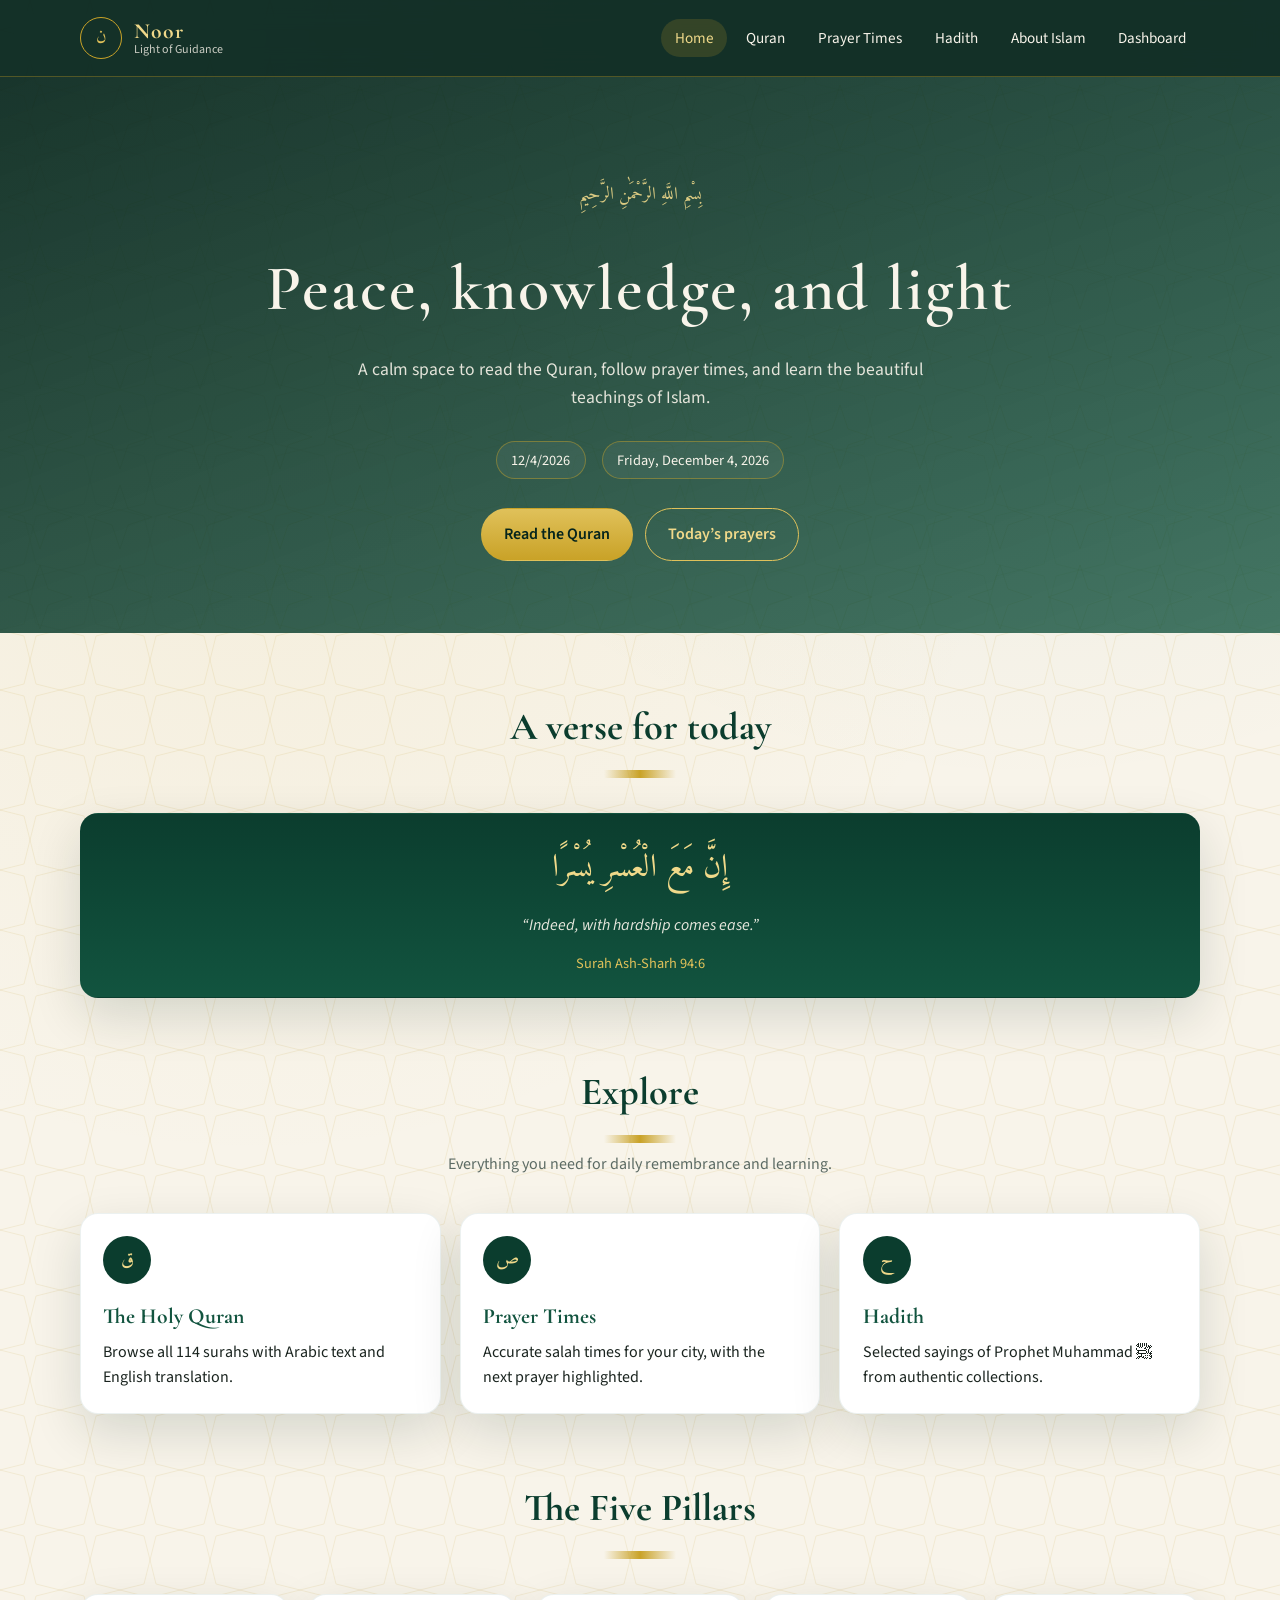
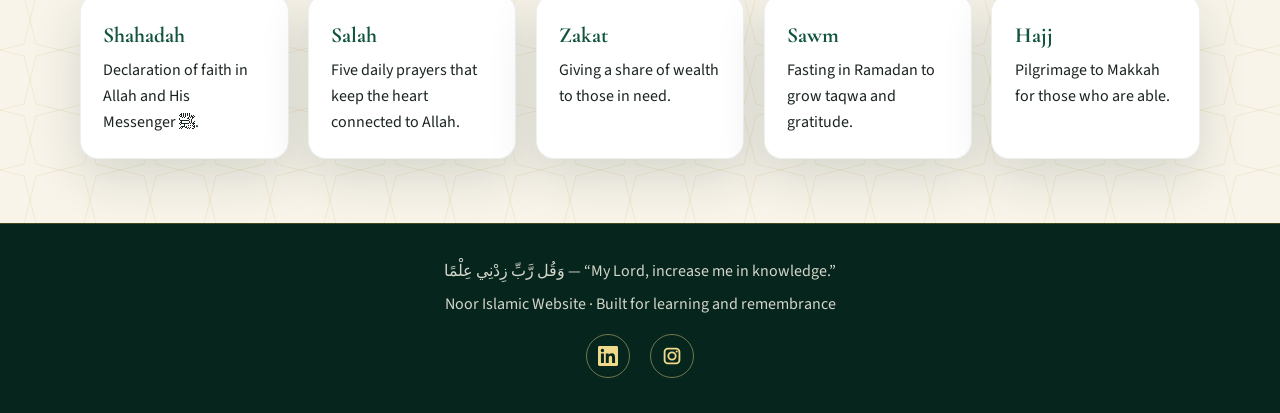
<file: index.html>
<!DOCTYPE html>
<html lang="en">
<head>
  <meta charset="UTF-8" />
  <meta name="viewport" content="width=device-width, initial-scale=1.0" />
  <title>Noor — Islamic Home</title>
  <link rel="preconnect" href="https://fonts.googleapis.com" />
  <link rel="preconnect" href="https://fonts.gstatic.com" crossorigin />
  <link href="https://fonts.googleapis.com/css2?family=Amiri:ital,wght@0,400;0,700;1,400&family=Cormorant+Garamond:wght@500;600;700&family=Source+Sans+3:wght@400;600;700&display=swap" rel="stylesheet" />
  <link rel="stylesheet" href="css/styles.css" />
</head>
<body class="pattern" data-page="home">
  <header class="site-header">
    <div class="container nav-wrap">
      <a class="logo" href="index.html">
        <div class="logo-mark">ن</div>
        <div class="logo-text">
          <strong>Noor</strong>
          <span>Light of Guidance</span>
        </div>
      </a>
      <button class="menu-toggle" type="button" aria-label="Open menu">Menu</button>
      <nav class="nav">
        <a href="index.html" data-page="home">Home</a>
        <a href="quran.html" data-page="quran">Quran</a>
        <a href="prayer.html" data-page="prayer">Prayer Times</a>
        <a href="hadith.html" data-page="hadith">Hadith</a>
        <a href="about.html" data-page="about">About Islam</a>
        <a href="dashboard.html" data-page="dashboard">Dashboard</a>
      </nav>
    </div>
  </header>

  <section class="hero">
    <div class="container">
      <p class="bismillah">بِسْمِ اللَّهِ الرَّحْمَٰنِ الرَّحِيمِ</p>
      <h1>Peace, knowledge, and light</h1>
      <p>A calm space to read the Quran, follow prayer times, and learn the beautiful teachings of Islam.</p>
      <div class="hero-meta">
        <span class="chip" id="hijri-date">Loading Hijri date…</span>
        <span class="chip" id="greg-date"></span>
      </div>
      <div class="btn-row">
        <a class="btn btn-gold" href="quran.html">Read the Quran</a>
        <a class="btn btn-outline" href="prayer.html">Today’s prayers</a>
      </div>
    </div>
  </section>

  <section class="section">
    <div class="container">
      <div class="section-title">
        <h2>A verse for today</h2>
        <div class="ornament"></div>
      </div>
      <article class="card ayah-card" id="daily-ayah">
        <p class="ayah-ar">اللَّهُ نُورُ السَّمَاوَاتِ وَالْأَرْضِ</p>
        <p class="ayah-en">“Allah is the Light of the heavens and the earth.”</p>
        <p class="ayah-ref">Surah An-Nur 24:35</p>
      </article>
    </div>
  </section>

  <section class="section" style="padding-top: 0">
    <div class="container">
      <div class="section-title">
        <h2>Explore</h2>
        <div class="ornament"></div>
        <p>Everything you need for daily remembrance and learning.</p>
      </div>
      <div class="grid-3">
        <a class="card" href="quran.html">
          <div class="icon-circle">ق</div>
          <h3>The Holy Quran</h3>
          <p>Browse all 114 surahs with Arabic text and English translation.</p>
        </a>
        <a class="card" href="prayer.html">
          <div class="icon-circle">ص</div>
          <h3>Prayer Times</h3>
          <p>Accurate salah times for your city, with the next prayer highlighted.</p>
        </a>
        <a class="card" href="hadith.html">
          <div class="icon-circle">ح</div>
          <h3>Hadith</h3>
          <p>Selected sayings of Prophet Muhammad ﷺ from authentic collections.</p>
        </a>
      </div>
    </div>
  </section>

  <section class="section" style="padding-top: 0">
    <div class="container">
      <div class="section-title">
        <h2>The Five Pillars</h2>
        <div class="ornament"></div>
      </div>
      <div class="grid-5">
        <div class="card"><h3>Shahadah</h3><p>Declaration of faith in Allah and His Messenger ﷺ.</p></div>
        <div class="card"><h3>Salah</h3><p>Five daily prayers that keep the heart connected to Allah.</p></div>
        <div class="card"><h3>Zakat</h3><p>Giving a share of wealth to those in need.</p></div>
        <div class="card"><h3>Sawm</h3><p>Fasting in Ramadan to grow taqwa and gratitude.</p></div>
        <div class="card"><h3>Hajj</h3><p>Pilgrimage to Makkah for those who are able.</p></div>
      </div>
    </div>
  </section>

  <footer class="site-footer">
    <div class="container">
      <p>وَقُل رَّبِّ زِدْنِي عِلْمًا — “My Lord, increase me in knowledge.”</p>
      <p style="margin-top: 0.5rem">Noor Islamic Website · Built for learning and remembrance</p>
      <nav class="social-links" aria-label="Social media profiles">
        <a href="https://www.linkedin.com/in/muhammad-sanwal-00b918297?utm_source=share_via&amp;utm_content=profile&amp;utm_medium=member_android" target="_blank" rel="noopener noreferrer" aria-label="LinkedIn profile">
          <svg aria-hidden="true" viewBox="0 0 24 24"><path d="M20.45 20.45h-3.55v-5.57c0-1.33-.03-3.04-1.85-3.04-1.85 0-2.14 1.45-2.14 2.94v5.67H9.36V9h3.41v1.56h.05c.48-.9 1.64-1.85 3.37-1.85 3.6 0 4.27 2.37 4.27 5.46v6.28zM5.34 7.43a2.06 2.06 0 1 1 0-4.12 2.06 2.06 0 0 1 0 4.12zm1.78 13.02H3.56V9h3.56v11.45zM22.23 0H1.77C.79 0 0 .77 0 1.72v20.56C0 23.23.79 24 1.77 24h20.46c.98 0 1.77-.77 1.77-1.72V1.72C24 .77 23.21 0 22.23 0z"/></svg>
        </a>
        <a href="https://www.instagram.com/zawar_webzi?cplk=MXQzaGt3OTd4dTRj" target="_blank" rel="noopener noreferrer" aria-label="Instagram profile">
          <svg aria-hidden="true" viewBox="0 0 24 24"><path d="M7 2h10a5 5 0 0 1 5 5v10a5 5 0 0 1-5 5H7a5 5 0 0 1-5-5V7a5 5 0 0 1 5-5zm0 2.2A2.8 2.8 0 0 0 4.2 7v10A2.8 2.8 0 0 0 7 19.8h10a2.8 2.8 0 0 0 2.8-2.8V7A2.8 2.8 0 0 0 17 4.2H7zm5 2.3a5.5 5.5 0 1 1 0 11 5.5 5.5 0 0 1 0-11zm0 2.2a3.3 3.3 0 1 0 0 6.6 3.3 3.3 0 0 0 0-6.6zm5.7-3.4a1.3 1.3 0 1 1 0 2.6 1.3 1.3 0 0 1 0-2.6z"/></svg>
        </a>
      </nav>
    </div>
  </footer>

  <script src="js/nav.js"></script>
  <script src="js/home.js"></script>
</body>
</html>
</file>
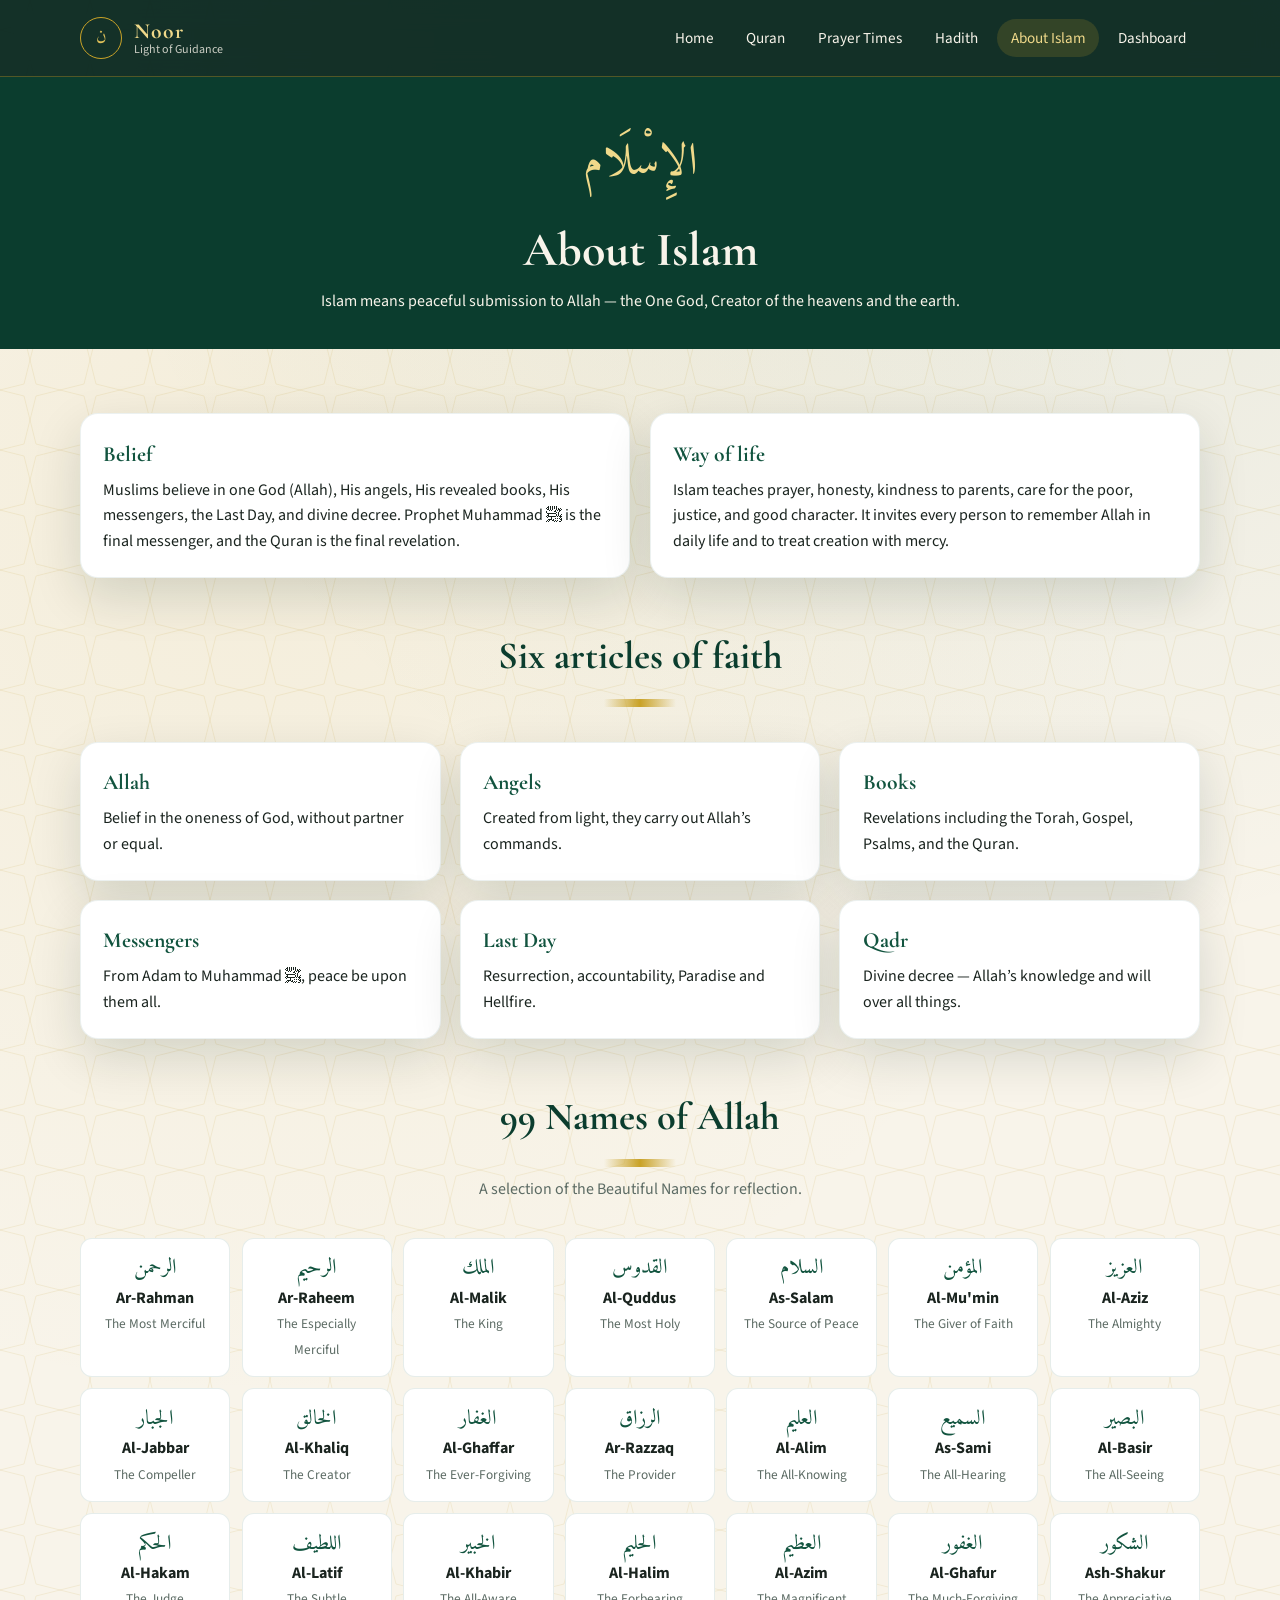
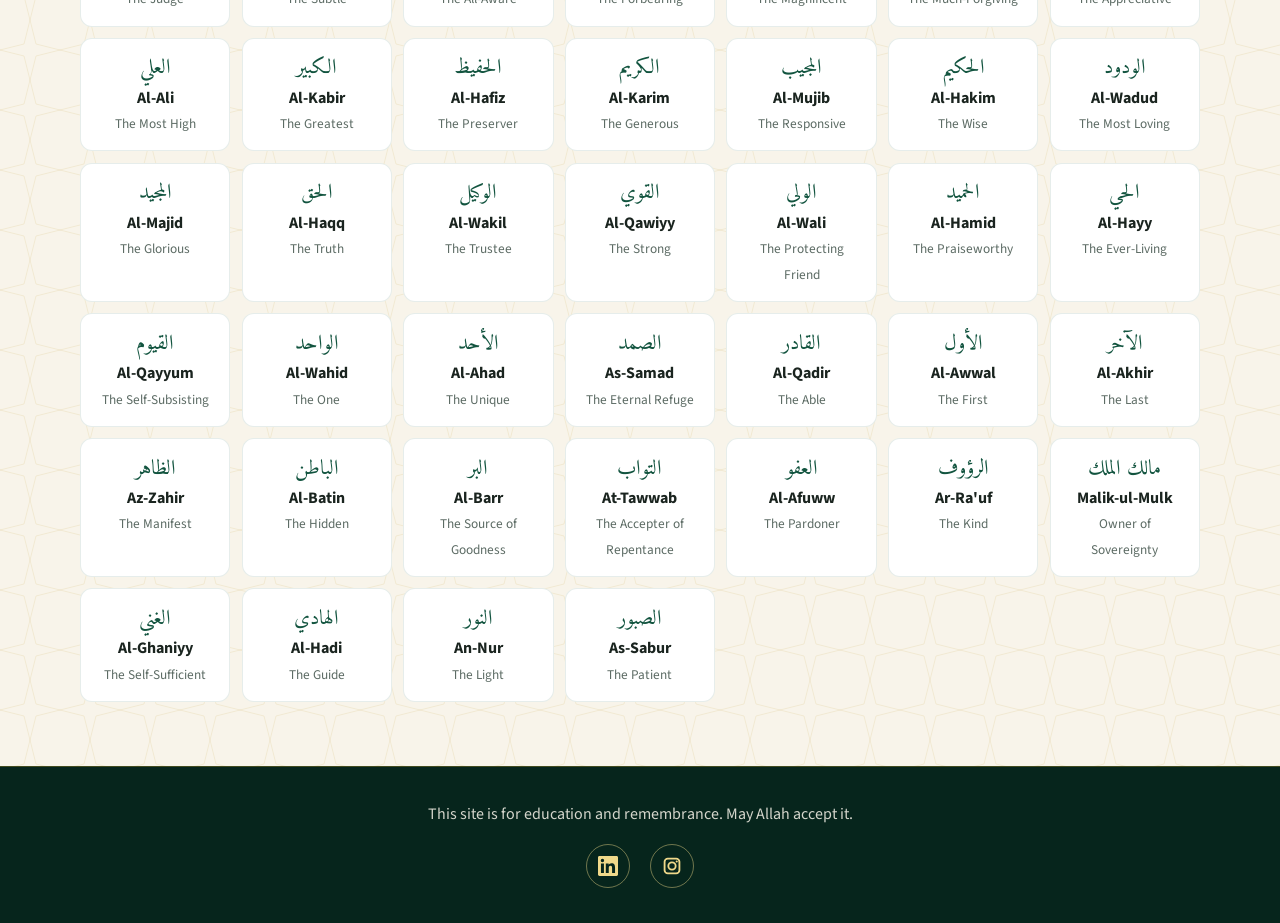
<file: about.html>
<!DOCTYPE html>
<html lang="en">
<head>
  <meta charset="UTF-8" />
  <meta name="viewport" content="width=device-width, initial-scale=1.0" />
  <title>About Islam - Noor</title>
  <link rel="preconnect" href="https://fonts.googleapis.com" />
  <link rel="preconnect" href="https://fonts.gstatic.com" crossorigin />
  <link href="https://fonts.googleapis.com/css2?family=Amiri:ital,wght@0,400;0,700;1,400&family=Cormorant+Garamond:wght@500;600;700&family=Source+Sans+3:wght@400;600;700&display=swap" rel="stylesheet" />
  <link rel="stylesheet" href="css/styles.css" />
</head>
<body class="pattern" data-page="about">
  <header class="site-header">
    <div class="container nav-wrap">
      <a class="logo" href="index.html">
        <div class="logo-mark">ن</div>
        <div class="logo-text">
          <strong>Noor</strong>
          <span>Light of Guidance</span>
        </div>
      </a>
      <button class="menu-toggle" type="button" aria-label="Open menu">Menu</button>
      <nav class="nav">
        <a href="index.html" data-page="home">Home</a>
        <a href="quran.html" data-page="quran">Quran</a>
        <a href="prayer.html" data-page="prayer">Prayer Times</a>
        <a href="hadith.html" data-page="hadith">Hadith</a>
        <a href="about.html" data-page="about">About Islam</a>
        <a href="dashboard.html" data-page="dashboard">Dashboard</a>
      </nav>
    </div>
  </header>

  <section class="page-hero">
    <div class="container">
      <p class="bismillah">الإِسْلَام</p>
      <h1>About Islam</h1>
      <p>Islam means peaceful submission to Allah — the One God, Creator of the heavens and the earth.</p>
    </div>
  </section>

  <section class="section">
    <div class="container">
      <div class="grid-2">
        <article class="card">
          <h3>Belief</h3>
          <p>Muslims believe in one God (Allah), His angels, His revealed books, His messengers, the Last Day, and divine decree. Prophet Muhammad ﷺ is the final messenger, and the Quran is the final revelation.</p>
        </article>
        <article class="card">
          <h3>Way of life</h3>
          <p>Islam teaches prayer, honesty, kindness to parents, care for the poor, justice, and good character. It invites every person to remember Allah in daily life and to treat creation with mercy.</p>
        </article>
      </div>

      <div class="section-title" style="margin-top: 3rem">
        <h2>Six articles of faith</h2>
        <div class="ornament"></div>
      </div>
      <div class="grid-3">
        <div class="card"><h3>Allah</h3><p>Belief in the oneness of God, without partner or equal.</p></div>
        <div class="card"><h3>Angels</h3><p>Created from light, they carry out Allah’s commands.</p></div>
        <div class="card"><h3>Books</h3><p>Revelations including the Torah, Gospel, Psalms, and the Quran.</p></div>
        <div class="card"><h3>Messengers</h3><p>From Adam to Muhammad ﷺ, peace be upon them all.</p></div>
        <div class="card"><h3>Last Day</h3><p>Resurrection, accountability, Paradise and Hellfire.</p></div>
        <div class="card"><h3>Qadr</h3><p>Divine decree — Allah’s knowledge and will over all things.</p></div>
      </div>

      <div class="section-title" style="margin-top: 3rem">
        <h2>99 Names of Allah</h2>
        <div class="ornament"></div>
        <p>A selection of the Beautiful Names for reflection.</p>
      </div>
      <div class="names-grid" id="names"></div>
    </div>
  </section>

  <footer class="site-footer">
    <div class="container">
      <p>This site is for education and remembrance. May Allah accept it.</p>
      <nav class="social-links" aria-label="Social media profiles">
        <a href="https://www.linkedin.com/in/muhammad-sanwal-00b918297?utm_source=share_via&amp;utm_content=profile&amp;utm_medium=member_android" target="_blank" rel="noopener noreferrer" aria-label="LinkedIn profile">
          <svg aria-hidden="true" viewBox="0 0 24 24"><path d="M20.45 20.45h-3.55v-5.57c0-1.33-.03-3.04-1.85-3.04-1.85 0-2.14 1.45-2.14 2.94v5.67H9.36V9h3.41v1.56h.05c.48-.9 1.64-1.85 3.37-1.85 3.6 0 4.27 2.37 4.27 5.46v6.28zM5.34 7.43a2.06 2.06 0 1 1 0-4.12 2.06 2.06 0 0 1 0 4.12zm1.78 13.02H3.56V9h3.56v11.45zM22.23 0H1.77C.79 0 0 .77 0 1.72v20.56C0 23.23.79 24 1.77 24h20.46c.98 0 1.77-.77 1.77-1.72V1.72C24 .77 23.21 0 22.23 0z"/></svg>
        </a>
        <a href="https://www.instagram.com/zawar_webzi?cplk=MXQzaGt3OTd4dTRj" target="_blank" rel="noopener noreferrer" aria-label="Instagram profile">
          <svg aria-hidden="true" viewBox="0 0 24 24"><path d="M7 2h10a5 5 0 0 1 5 5v10a5 5 0 0 1-5 5H7a5 5 0 0 1-5-5V7a5 5 0 0 1 5-5zm0 2.2A2.8 2.8 0 0 0 4.2 7v10A2.8 2.8 0 0 0 7 19.8h10a2.8 2.8 0 0 0 2.8-2.8V7A2.8 2.8 0 0 0 17 4.2H7zm5 2.3a5.5 5.5 0 1 1 0 11 5.5 5.5 0 0 1 0-11zm0 2.2a3.3 3.3 0 1 0 0 6.6 3.3 3.3 0 0 0 0-6.6zm5.7-3.4a1.3 1.3 0 1 1 0 2.6 1.3 1.3 0 0 1 0-2.6z"/></svg>
        </a>
      </nav>
    </div>
  </footer>
  <script src="js/nav.js"></script>
  <script src="js/about.js"></script>
</body>
</html>
</file>
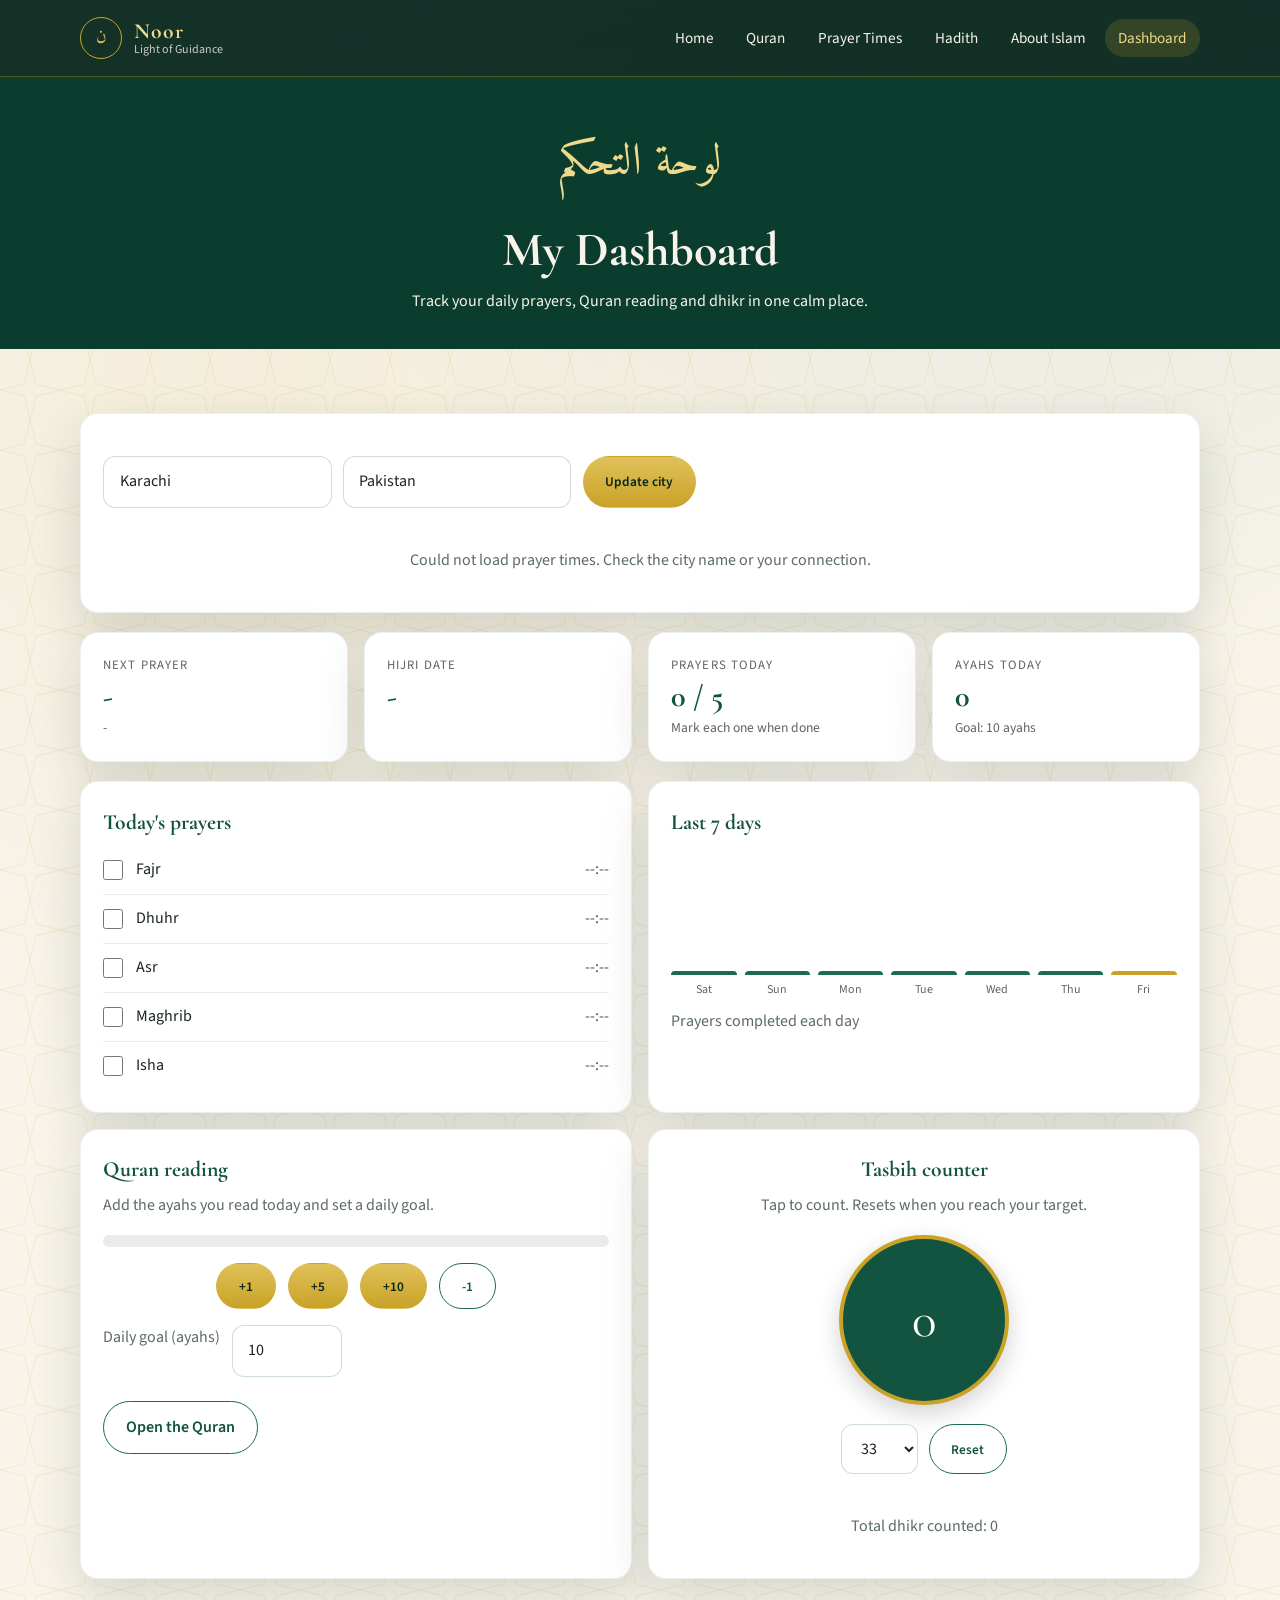
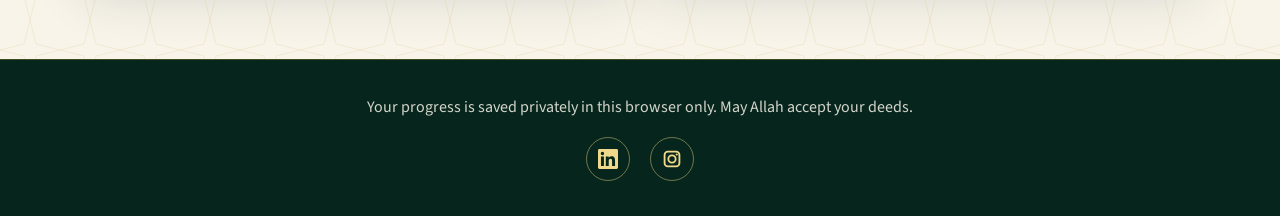
<file: dashboard.html>
<!DOCTYPE html>
<html lang="en">
<head>
  <meta charset="UTF-8" />
  <meta name="viewport" content="width=device-width, initial-scale=1.0" />
  <title>Dashboard &mdash; Noor</title>
  <link rel="preconnect" href="https://fonts.googleapis.com" />
  <link rel="preconnect" href="https://fonts.gstatic.com" crossorigin />
  <link href="https://fonts.googleapis.com/css2?family=Amiri:ital,wght@0,400;0,700;1,400&family=Cormorant+Garamond:wght@500;600;700&family=Source+Sans+3:wght@400;600;700&display=swap" rel="stylesheet" />
  <link rel="stylesheet" href="css/styles.css" />
  <link rel="stylesheet" href="css/dashboard.css" />
</head>
<body class="pattern" data-page="dashboard">
  <header class="site-header">
    <div class="container nav-wrap">
      <a class="logo" href="index.html">
        <div class="logo-mark">&#1606;</div>
        <div class="logo-text">
          <strong>Noor</strong>
          <span>Light of Guidance</span>
        </div>
      </a>
      <button class="menu-toggle" type="button" aria-label="Open menu">Menu</button>
      <nav class="nav">
        <a href="index.html" data-page="home">Home</a>
        <a href="quran.html" data-page="quran">Quran</a>
        <a href="prayer.html" data-page="prayer">Prayer Times</a>
        <a href="hadith.html" data-page="hadith">Hadith</a>
        <a href="about.html" data-page="about">About Islam</a>
        <a href="dashboard.html" data-page="dashboard">Dashboard</a>
      </nav>
    </div>
  </header>

  <section class="page-hero">
    <div class="container">
      <p class="bismillah">&#1604;&#1608;&#1581;&#1577; &#1575;&#1604;&#1578;&#1581;&#1603;&#1605;</p>
      <h1>My Dashboard</h1>
      <p>Track your daily prayers, Quran reading and dhikr in one calm place.</p>
    </div>
  </section>

  <section class="section">
    <div class="container">

      <div class="card">
        <div class="toolbar">
          <input id="d-city" type="text" placeholder="City" value="Karachi" />
          <input id="d-country" type="text" placeholder="Country" value="Pakistan" />
          <button class="btn btn-gold" id="d-load" type="button">Update city</button>
        </div>
        <p class="status" id="d-status">Loading prayer times...</p>
      </div>

      <div class="dash-stats">
        <div class="card stat"><span class="k">Next prayer</span><strong class="v" id="s-next">-</strong><span class="s" id="s-count">-</span></div>
        <div class="card stat"><span class="k">Hijri date</span><strong class="v" id="s-hijri">-</strong><span class="s" id="s-greg"></span></div>
        <div class="card stat"><span class="k">Prayers today</span><strong class="v" id="s-prayers">0 / 5</strong><span class="s">Mark each one when done</span></div>
        <div class="card stat"><span class="k">Ayahs today</span><strong class="v" id="s-ayahs">0</strong><span class="s" id="s-goal"></span></div>
      </div>

      <div class="dash-row">
        <article class="card">
          <h3>Today's prayers</h3>
          <div id="d-prayers"></div>
        </article>
        <article class="card">
          <h3>Last 7 days</h3>
          <div class="bars" id="d-bars"></div>
          <p class="muted">Prayers completed each day</p>
        </article>
      </div>

      <div class="dash-row">
        <article class="card">
          <h3>Quran reading</h3>
          <p class="muted">Add the ayahs you read today and set a daily goal.</p>
          <div class="progress"><div id="q-bar"></div></div>
          <div class="btn-row">
            <button class="btn btn-gold" data-ayah="1" type="button">+1</button>
            <button class="btn btn-gold" data-ayah="5" type="button">+5</button>
            <button class="btn btn-gold" data-ayah="10" type="button">+10</button>
            <button class="btn btn-outline dash-ghost" data-ayah="-1" type="button">-1</button>
          </div>
          <div class="toolbar" style="margin-top: 1rem">
            <label class="muted" for="q-goal">Daily goal (ayahs)</label>
            <input id="q-goal" type="number" min="1" value="10" />
          </div>
          <a class="btn btn-outline dash-ghost" href="quran.html">Open the Quran</a>
        </article>

        <article class="card tasbih">
          <h3>Tasbih counter</h3>
          <p class="muted">Tap to count. Resets when you reach your target.</p>
          <button class="tasbih-btn" id="t-tap" type="button"><span id="t-count">0</span></button>
          <div class="toolbar">
            <select id="t-target">
              <option value="33">33</option><option value="99">99</option><option value="100">100</option>
            </select>
            <button class="btn btn-outline dash-ghost" id="t-reset" type="button">Reset</button>
          </div>
          <p class="status" id="t-total"></p>
        </article>
      </div>

    </div>
  </section>

  <footer class="site-footer">
    <div class="container">
      <p>Your progress is saved privately in this browser only. May Allah accept your deeds.</p>
      <nav class="social-links" aria-label="Social media profiles">
        <a href="https://www.linkedin.com/in/muhammad-sanwal-00b918297?utm_source=share_via&amp;utm_content=profile&amp;utm_medium=member_android" target="_blank" rel="noopener noreferrer" aria-label="LinkedIn profile">
          <svg aria-hidden="true" viewBox="0 0 24 24"><path d="M20.45 20.45h-3.55v-5.57c0-1.33-.03-3.04-1.85-3.04-1.85 0-2.14 1.45-2.14 2.94v5.67H9.36V9h3.41v1.56h.05c.48-.9 1.64-1.85 3.37-1.85 3.6 0 4.27 2.37 4.27 5.46v6.28zM5.34 7.43a2.06 2.06 0 1 1 0-4.12 2.06 2.06 0 0 1 0 4.12zm1.78 13.02H3.56V9h3.56v11.45zM22.23 0H1.77C.79 0 0 .77 0 1.72v20.56C0 23.23.79 24 1.77 24h20.46c.98 0 1.77-.77 1.77-1.72V1.72C24 .77 23.21 0 22.23 0z"/></svg>
        </a>
        <a href="https://www.instagram.com/zawar_webzi?cplk=MXQzaGt3OTd4dTRj" target="_blank" rel="noopener noreferrer" aria-label="Instagram profile">
          <svg aria-hidden="true" viewBox="0 0 24 24"><path d="M7 2h10a5 5 0 0 1 5 5v10a5 5 0 0 1-5 5H7a5 5 0 0 1-5-5V7a5 5 0 0 1 5-5zm0 2.2A2.8 2.8 0 0 0 4.2 7v10A2.8 2.8 0 0 0 7 19.8h10a2.8 2.8 0 0 0 2.8-2.8V7A2.8 2.8 0 0 0 17 4.2H7zm5 2.3a5.5 5.5 0 1 1 0 11 5.5 5.5 0 0 1 0-11zm0 2.2a3.3 3.3 0 1 0 0 6.6 3.3 3.3 0 0 0 0-6.6zm5.7-3.4a1.3 1.3 0 1 1 0 2.6 1.3 1.3 0 0 1 0-2.6z"/></svg>
        </a>
      </nav>
    </div>
  </footer>
  <script src="js/nav.js"></script>
  <script src="js/dashboard.js"></script>
</body>
</html>
</file>
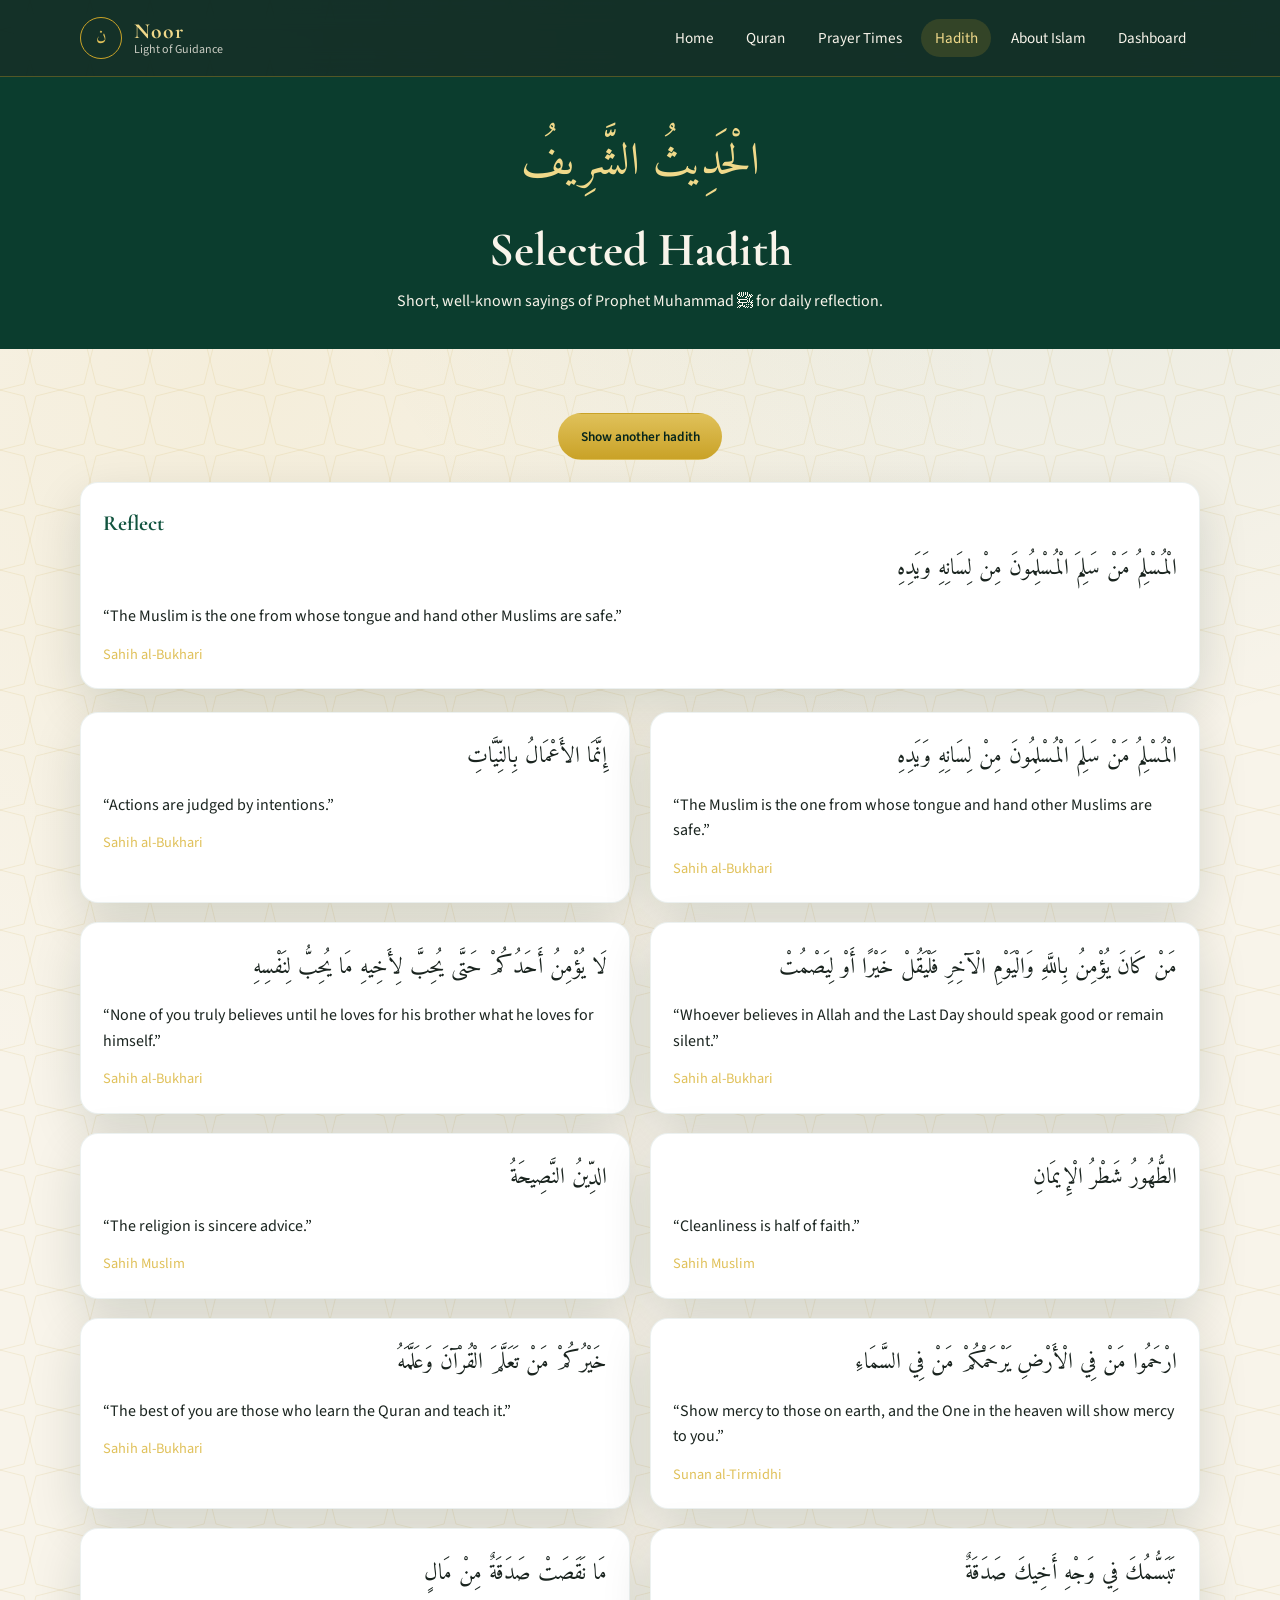
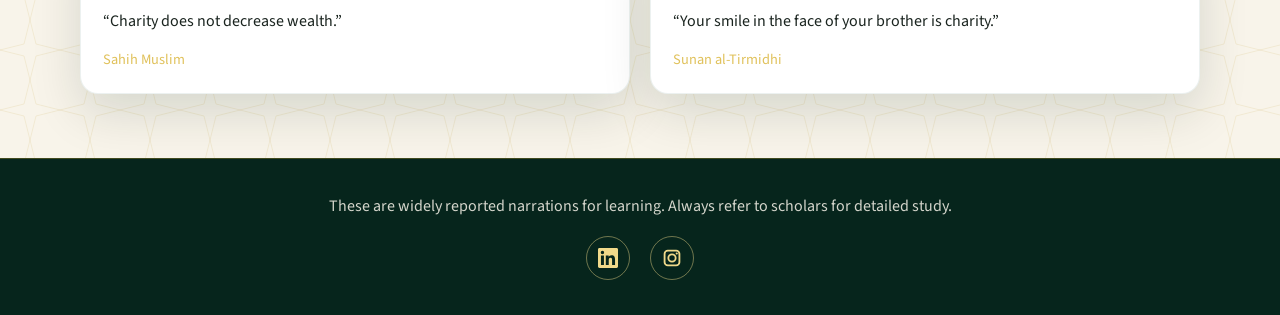
<file: hadith.html>
<!DOCTYPE html>
<html lang="en">
<head>
  <meta charset="UTF-8" />
  <meta name="viewport" content="width=device-width, initial-scale=1.0" />
  <title>Hadith — Noor</title>
  <link rel="preconnect" href="https://fonts.googleapis.com" />
  <link rel="preconnect" href="https://fonts.gstatic.com" crossorigin />
  <link href="https://fonts.googleapis.com/css2?family=Amiri:ital,wght@0,400;0,700;1,400&family=Cormorant+Garamond:wght@500;600;700&family=Source+Sans+3:wght@400;600;700&display=swap" rel="stylesheet" />
  <link rel="stylesheet" href="css/styles.css" />
</head>
<body class="pattern" data-page="hadith">
  <header class="site-header">
    <div class="container nav-wrap">
      <a class="logo" href="index.html">
        <div class="logo-mark">ن</div>
        <div class="logo-text">
          <strong>Noor</strong>
          <span>Light of Guidance</span>
        </div>
      </a>
      <button class="menu-toggle" type="button" aria-label="Open menu">Menu</button>
      <nav class="nav">
        <a href="index.html" data-page="home">Home</a>
        <a href="quran.html" data-page="quran">Quran</a>
        <a href="prayer.html" data-page="prayer">Prayer Times</a>
        <a href="hadith.html" data-page="hadith">Hadith</a>
        <a href="about.html" data-page="about">About Islam</a>
        <a href="dashboard.html" data-page="dashboard">Dashboard</a>
      </nav>
    </div>
  </header>

  <section class="page-hero">
    <div class="container">
      <p class="bismillah">الْحَدِيثُ الشَّرِيفُ</p>
      <h1>Selected Hadith</h1>
      <p>Short, well-known sayings of Prophet Muhammad ﷺ for daily reflection.</p>
    </div>
  </section>

  <section class="section">
    <div class="container">
      <div class="btn-row" style="margin-bottom: 1.4rem">
        <button class="btn btn-gold" id="random-hadith" type="button">Show another hadith</button>
      </div>
      <article class="card" id="hadith-featured"></article>
      <div class="grid-2" id="hadith-list" style="margin-top: 1.4rem"></div>
    </div>
  </section>

  <footer class="site-footer">
    <div class="container">
      <p>These are widely reported narrations for learning. Always refer to scholars for detailed study.</p>
      <nav class="social-links" aria-label="Social media profiles">
        <a href="https://www.linkedin.com/in/muhammad-sanwal-00b918297?utm_source=share_via&amp;utm_content=profile&amp;utm_medium=member_android" target="_blank" rel="noopener noreferrer" aria-label="LinkedIn profile">
          <svg aria-hidden="true" viewBox="0 0 24 24"><path d="M20.45 20.45h-3.55v-5.57c0-1.33-.03-3.04-1.85-3.04-1.85 0-2.14 1.45-2.14 2.94v5.67H9.36V9h3.41v1.56h.05c.48-.9 1.64-1.85 3.37-1.85 3.6 0 4.27 2.37 4.27 5.46v6.28zM5.34 7.43a2.06 2.06 0 1 1 0-4.12 2.06 2.06 0 0 1 0 4.12zm1.78 13.02H3.56V9h3.56v11.45zM22.23 0H1.77C.79 0 0 .77 0 1.72v20.56C0 23.23.79 24 1.77 24h20.46c.98 0 1.77-.77 1.77-1.72V1.72C24 .77 23.21 0 22.23 0z"/></svg>
        </a>
        <a href="https://www.instagram.com/zawar_webzi?cplk=MXQzaGt3OTd4dTRj" target="_blank" rel="noopener noreferrer" aria-label="Instagram profile">
          <svg aria-hidden="true" viewBox="0 0 24 24"><path d="M7 2h10a5 5 0 0 1 5 5v10a5 5 0 0 1-5 5H7a5 5 0 0 1-5-5V7a5 5 0 0 1 5-5zm0 2.2A2.8 2.8 0 0 0 4.2 7v10A2.8 2.8 0 0 0 7 19.8h10a2.8 2.8 0 0 0 2.8-2.8V7A2.8 2.8 0 0 0 17 4.2H7zm5 2.3a5.5 5.5 0 1 1 0 11 5.5 5.5 0 0 1 0-11zm0 2.2a3.3 3.3 0 1 0 0 6.6 3.3 3.3 0 0 0 0-6.6zm5.7-3.4a1.3 1.3 0 1 1 0 2.6 1.3 1.3 0 0 1 0-2.6z"/></svg>
        </a>
      </nav>
    </div>
  </footer>
  <script src="js/nav.js"></script>
  <script src="js/hadith.js"></script>
</body>
</html>
</file>
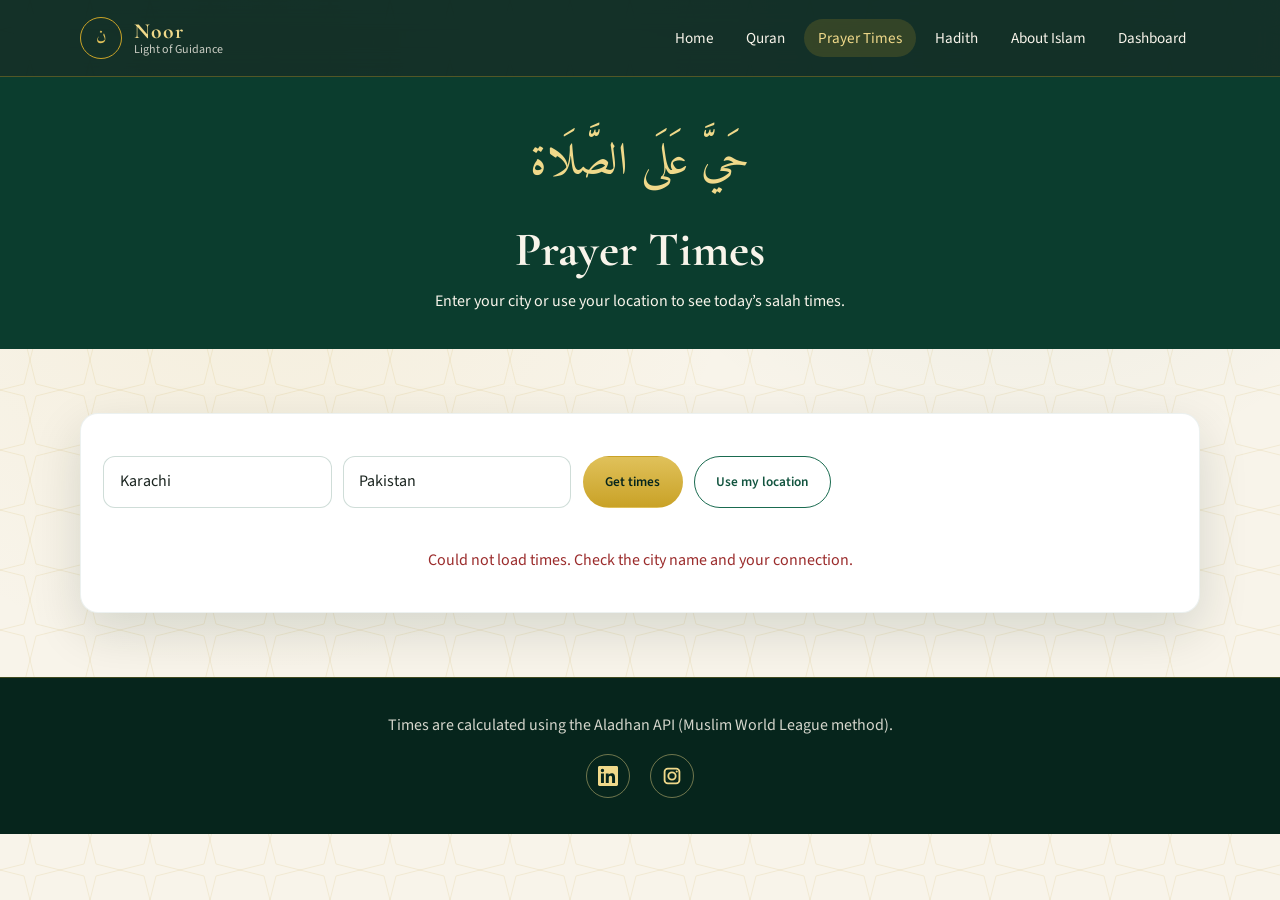
<file: prayer.html>
<!DOCTYPE html>
<html lang="en">
<head>
  <meta charset="UTF-8" />
  <meta name="viewport" content="width=device-width, initial-scale=1.0" />
  <title>Prayer Times — Noor</title>
  <link rel="preconnect" href="https://fonts.googleapis.com" />
  <link rel="preconnect" href="https://fonts.gstatic.com" crossorigin />
  <link href="https://fonts.googleapis.com/css2?family=Amiri:ital,wght@0,400;0,700;1,400&family=Cormorant+Garamond:wght@500;600;700&family=Source+Sans+3:wght@400;600;700&display=swap" rel="stylesheet" />
  <link rel="stylesheet" href="css/styles.css" />
</head>
<body class="pattern" data-page="prayer">
  <header class="site-header">
    <div class="container nav-wrap">
      <a class="logo" href="index.html">
        <div class="logo-mark">ن</div>
        <div class="logo-text">
          <strong>Noor</strong>
          <span>Light of Guidance</span>
        </div>
      </a>
      <button class="menu-toggle" type="button" aria-label="Open menu">Menu</button>
      <nav class="nav">
        <a href="index.html" data-page="home">Home</a>
        <a href="quran.html" data-page="quran">Quran</a>
        <a href="prayer.html" data-page="prayer">Prayer Times</a>
        <a href="hadith.html" data-page="hadith">Hadith</a>
        <a href="about.html" data-page="about">About Islam</a>
        <a href="dashboard.html" data-page="dashboard">Dashboard</a>
      </nav>
    </div>
  </header>

  <section class="page-hero">
    <div class="container">
      <p class="bismillah">حَيَّ عَلَى الصَّلَاة</p>
      <h1>Prayer Times</h1>
      <p>Enter your city or use your location to see today’s salah times.</p>
    </div>
  </section>

  <section class="section">
    <div class="container">
      <div class="card">
        <div class="toolbar">
          <input id="city" type="text" placeholder="City" value="Karachi" />
          <input id="country" type="text" placeholder="Country" value="Pakistan" />
          <button class="btn btn-gold" id="load-city" type="button">Get times</button>
          <button class="btn btn-outline" id="use-location" type="button" style="color: var(--green-800); border-color: var(--green-700)">Use my location</button>
        </div>
        <p class="status" id="prayer-status">Loading prayer times…</p>
        <div class="prayer-grid" id="prayer-grid"></div>
      </div>
    </div>
  </section>

  <footer class="site-footer">
    <div class="container">
      <p>Times are calculated using the Aladhan API (Muslim World League method).</p>
      <nav class="social-links" aria-label="Social media profiles">
        <a href="https://www.linkedin.com/in/muhammad-sanwal-00b918297?utm_source=share_via&amp;utm_content=profile&amp;utm_medium=member_android" target="_blank" rel="noopener noreferrer" aria-label="LinkedIn profile">
          <svg aria-hidden="true" viewBox="0 0 24 24"><path d="M20.45 20.45h-3.55v-5.57c0-1.33-.03-3.04-1.85-3.04-1.85 0-2.14 1.45-2.14 2.94v5.67H9.36V9h3.41v1.56h.05c.48-.9 1.64-1.85 3.37-1.85 3.6 0 4.27 2.37 4.27 5.46v6.28zM5.34 7.43a2.06 2.06 0 1 1 0-4.12 2.06 2.06 0 0 1 0 4.12zm1.78 13.02H3.56V9h3.56v11.45zM22.23 0H1.77C.79 0 0 .77 0 1.72v20.56C0 23.23.79 24 1.77 24h20.46c.98 0 1.77-.77 1.77-1.72V1.72C24 .77 23.21 0 22.23 0z"/></svg>
        </a>
        <a href="https://www.instagram.com/zawar_webzi?cplk=MXQzaGt3OTd4dTRj" target="_blank" rel="noopener noreferrer" aria-label="Instagram profile">
          <svg aria-hidden="true" viewBox="0 0 24 24"><path d="M7 2h10a5 5 0 0 1 5 5v10a5 5 0 0 1-5 5H7a5 5 0 0 1-5-5V7a5 5 0 0 1 5-5zm0 2.2A2.8 2.8 0 0 0 4.2 7v10A2.8 2.8 0 0 0 7 19.8h10a2.8 2.8 0 0 0 2.8-2.8V7A2.8 2.8 0 0 0 17 4.2H7zm5 2.3a5.5 5.5 0 1 1 0 11 5.5 5.5 0 0 1 0-11zm0 2.2a3.3 3.3 0 1 0 0 6.6 3.3 3.3 0 0 0 0-6.6zm5.7-3.4a1.3 1.3 0 1 1 0 2.6 1.3 1.3 0 0 1 0-2.6z"/></svg>
        </a>
      </nav>
    </div>
  </footer>
  <script src="js/nav.js"></script>
  <script src="js/prayer.js"></script>
</body>
</html>
</file>
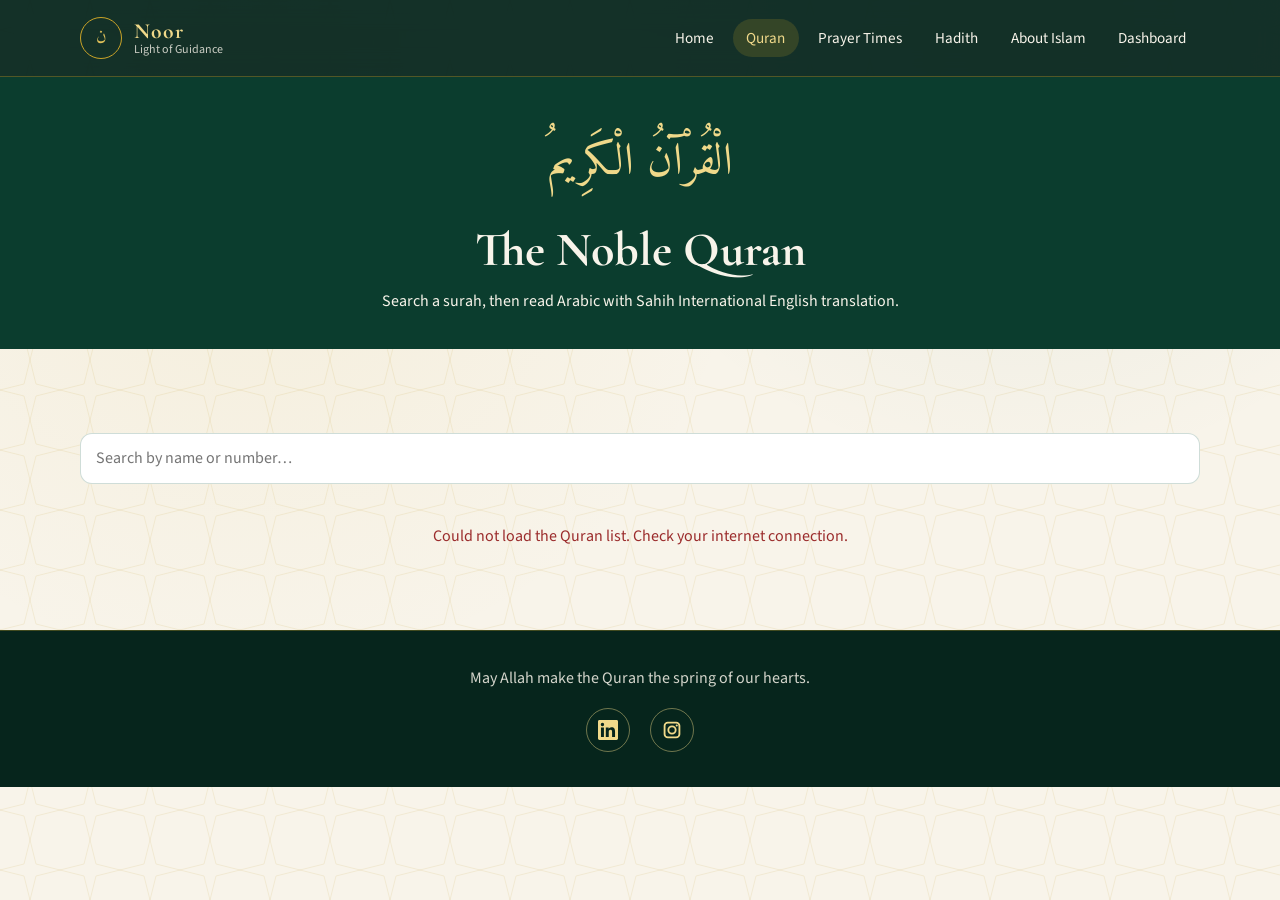
<file: quran.html>
<!DOCTYPE html>
<html lang="en">
<head>
  <meta charset="UTF-8" />
  <meta name="viewport" content="width=device-width, initial-scale=1.0" />
  <title>Quran — Noor</title>
  <link rel="preconnect" href="https://fonts.googleapis.com" />
  <link rel="preconnect" href="https://fonts.gstatic.com" crossorigin />
  <link href="https://fonts.googleapis.com/css2?family=Amiri:ital,wght@0,400;0,700;1,400&family=Cormorant+Garamond:wght@500;600;700&family=Source+Sans+3:wght@400;600;700&display=swap" rel="stylesheet" />
  <link rel="stylesheet" href="css/styles.css" />
</head>
<body class="pattern" data-page="quran">
  <header class="site-header">
    <div class="container nav-wrap">
      <a class="logo" href="index.html">
        <div class="logo-mark">ن</div>
        <div class="logo-text">
          <strong>Noor</strong>
          <span>Light of Guidance</span>
        </div>
      </a>
      <button class="menu-toggle" type="button" aria-label="Open menu">Menu</button>
      <nav class="nav">
        <a href="index.html" data-page="home">Home</a>
        <a href="quran.html" data-page="quran">Quran</a>
        <a href="prayer.html" data-page="prayer">Prayer Times</a>
        <a href="hadith.html" data-page="hadith">Hadith</a>
        <a href="about.html" data-page="about">About Islam</a>
        <a href="dashboard.html" data-page="dashboard">Dashboard</a>
      </nav>
    </div>
  </header>

  <section class="page-hero">
    <div class="container">
      <p class="bismillah">الْقُرْآنُ الْكَرِيمُ</p>
      <h1>The Noble Quran</h1>
      <p>Search a surah, then read Arabic with Sahih International English translation.</p>
    </div>
  </section>

  <section class="section">
    <div class="container">
      <div class="search-bar">
        <input id="surah-search" type="search" placeholder="Search by name or number…" />
        <button class="btn btn-gold" id="back-list" type="button" hidden>All surahs</button>
      </div>
      <p class="status" id="quran-status">Loading surahs…</p>
      <div class="surah-list" id="surah-list"></div>
      <article class="card reader" id="reader">
        <h2 id="reader-title"></h2>
        <p class="muted" id="reader-meta"></p>
        <div id="ayahs"></div>
      </article>
    </div>
  </section>

  <footer class="site-footer">
    <div class="container">
      <p>May Allah make the Quran the spring of our hearts.</p>
      <nav class="social-links" aria-label="Social media profiles">
        <a href="https://www.linkedin.com/in/muhammad-sanwal-00b918297?utm_source=share_via&amp;utm_content=profile&amp;utm_medium=member_android" target="_blank" rel="noopener noreferrer" aria-label="LinkedIn profile">
          <svg aria-hidden="true" viewBox="0 0 24 24"><path d="M20.45 20.45h-3.55v-5.57c0-1.33-.03-3.04-1.85-3.04-1.85 0-2.14 1.45-2.14 2.94v5.67H9.36V9h3.41v1.56h.05c.48-.9 1.64-1.85 3.37-1.85 3.6 0 4.27 2.37 4.27 5.46v6.28zM5.34 7.43a2.06 2.06 0 1 1 0-4.12 2.06 2.06 0 0 1 0 4.12zm1.78 13.02H3.56V9h3.56v11.45zM22.23 0H1.77C.79 0 0 .77 0 1.72v20.56C0 23.23.79 24 1.77 24h20.46c.98 0 1.77-.77 1.77-1.72V1.72C24 .77 23.21 0 22.23 0z"/></svg>
        </a>
        <a href="https://www.instagram.com/zawar_webzi?cplk=MXQzaGt3OTd4dTRj" target="_blank" rel="noopener noreferrer" aria-label="Instagram profile">
          <svg aria-hidden="true" viewBox="0 0 24 24"><path d="M7 2h10a5 5 0 0 1 5 5v10a5 5 0 0 1-5 5H7a5 5 0 0 1-5-5V7a5 5 0 0 1 5-5zm0 2.2A2.8 2.8 0 0 0 4.2 7v10A2.8 2.8 0 0 0 7 19.8h10a2.8 2.8 0 0 0 2.8-2.8V7A2.8 2.8 0 0 0 17 4.2H7zm5 2.3a5.5 5.5 0 1 1 0 11 5.5 5.5 0 0 1 0-11zm0 2.2a3.3 3.3 0 1 0 0 6.6 3.3 3.3 0 0 0 0-6.6zm5.7-3.4a1.3 1.3 0 1 1 0 2.6 1.3 1.3 0 0 1 0-2.6z"/></svg>
        </a>
      </nav>
    </div>
  </footer>
  <script src="js/nav.js"></script>
  <script src="js/quran.js"></script>
</body>
</html>
</file>
<file: css/styles.css>
:root {
  --green-950: #06251c;
  --green-900: #0b3d2e;
  --green-800: #12543f;
  --green-700: #1a6b50;
  --gold-500: #c9a227;
  --gold-400: #e0c15a;
  --gold-300: #f0d98a;
  --cream: #f8f4ea;
  --cream-dark: #efe6d4;
  --ink: #1a241f;
  --muted: #5c6b64;
  --white: #ffffff;
  --shadow: 0 18px 50px rgba(6, 37, 28, 0.14);
  --radius: 18px;
  --font-en: "Source Sans 3", "Segoe UI", sans-serif;
  --font-ar: "Amiri", "Noto Naskh Arabic", serif;
  --font-display: "Cormorant Garamond", Georgia, serif;
}

*,
*::before,
*::after {
  box-sizing: border-box;
  margin: 0;
  padding: 0;
}

html {
  scroll-behavior: smooth;
}

body {
  font-family: var(--font-en);
  color: var(--ink);
  background: var(--cream);
  min-height: 100vh;
  line-height: 1.6;
}

img {
  max-width: 100%;
  display: block;
}

a {
  color: inherit;
  text-decoration: none;
}

[hidden] {
  display: none !important;
}

.pattern {
  background-color: var(--cream);
  background-image:
    radial-gradient(circle at 20% 20%, rgba(201, 162, 39, 0.08), transparent 40%),
    radial-gradient(circle at 80% 0%, rgba(18, 84, 63, 0.08), transparent 35%),
    url("data:image/svg+xml,%3Csvg width='60' height='60' viewBox='0 0 60 60' xmlns='http://www.w3.org/2000/svg'%3E%3Cpath d='M30 0L36 24L60 30L36 36L30 60L24 36L0 30L24 24Z' fill='none' stroke='%23c9a227' stroke-opacity='0.12' stroke-width='1'/%3E%3C/svg%3E");
}

.container {
  width: min(1120px, calc(100% - 2rem));
  margin-inline: auto;
}

/* Header */
.site-header {
  position: sticky;
  top: 0;
  z-index: 50;
  background: rgba(6, 37, 28, 0.94);
  backdrop-filter: blur(12px);
  color: var(--cream);
  border-bottom: 1px solid rgba(201, 162, 39, 0.35);
}

.nav-wrap {
  display: flex;
  align-items: center;
  justify-content: space-between;
  gap: 1rem;
  min-height: 76px;
}

.logo {
  display: flex;
  align-items: center;
  gap: 0.75rem;
}

.logo-mark {
  width: 42px;
  height: 42px;
  border: 1px solid var(--gold-500);
  border-radius: 50%;
  display: grid;
  place-items: center;
  color: var(--gold-400);
  font-family: var(--font-ar);
  font-size: 1.15rem;
}

.logo-text {
  display: flex;
  flex-direction: column;
  line-height: 1.1;
}

.logo-text strong {
  font-family: var(--font-display);
  font-size: 1.35rem;
  letter-spacing: 0.04em;
  color: var(--gold-300);
}

.logo-text span {
  font-size: 0.75rem;
  opacity: 0.8;
}

.nav {
  display: flex;
  gap: 0.35rem;
  flex-wrap: wrap;
}

.nav a {
  padding: 0.45rem 0.85rem;
  border-radius: 999px;
  font-size: 0.95rem;
  color: var(--cream);
  transition: 0.2s ease;
}

.nav a:hover,
.nav a.active {
  background: rgba(201, 162, 39, 0.18);
  color: var(--gold-300);
}

.menu-toggle {
  display: none;
  background: transparent;
  border: 1px solid var(--gold-500);
  color: var(--gold-300);
  border-radius: 10px;
  padding: 0.4rem 0.7rem;
  cursor: pointer;
}

/* Hero */
.hero {
  background:
    linear-gradient(160deg, rgba(6, 37, 28, 0.92), rgba(18, 84, 63, 0.78)),
    url("data:image/svg+xml,%3Csvg width='80' height='80' viewBox='0 0 80 80' xmlns='http://www.w3.org/2000/svg'%3E%3Cpath d='M40 8L48 32L72 40L48 48L40 72L32 48L8 40L32 32Z' fill='none' stroke='%23c9a227' stroke-opacity='0.18'/%3E%3C/svg%3E");
  color: var(--cream);
  padding: 5.5rem 0 4.5rem;
  text-align: center;
  position: relative;
  overflow: hidden;
}

.bismillah {
  font-family: var(--font-ar);
  font-size: clamp(1.8rem, 4vw, 2.8rem);
  color: var(--gold-300);
  margin-bottom: 0.75rem;
}

.hero h1 {
  font-family: var(--font-display);
  font-weight: 600;
  font-size: clamp(2.2rem, 5vw, 4rem);
  letter-spacing: 0.03em;
}

.hero p {
  max-width: 620px;
  margin: 1rem auto 1.8rem;
  opacity: 0.9;
  font-size: 1.1rem;
}

.hero-meta {
  display: flex;
  justify-content: center;
  gap: 1rem;
  flex-wrap: wrap;
  margin-bottom: 1.8rem;
}

.chip {
  border: 1px solid rgba(201, 162, 39, 0.45);
  padding: 0.4rem 0.9rem;
  border-radius: 999px;
  font-size: 0.9rem;
  background: rgba(255, 255, 255, 0.05);
}

.btn {
  display: inline-flex;
  align-items: center;
  justify-content: center;
  gap: 0.4rem;
  border-radius: 999px;
  padding: 0.8rem 1.35rem;
  font-weight: 600;
  border: 1px solid transparent;
  cursor: pointer;
  transition: 0.2s ease;
  font-family: inherit;
}

.btn-gold {
  background: linear-gradient(180deg, var(--gold-400), var(--gold-500));
  color: var(--green-950);
}

.btn-gold:hover {
  transform: translateY(-1px);
  box-shadow: 0 8px 20px rgba(201, 162, 39, 0.35);
}

.btn-outline {
  border-color: var(--gold-400);
  color: var(--gold-300);
  background: transparent;
}

.btn-outline:hover {
  background: rgba(201, 162, 39, 0.12);
}

.btn-row {
  display: flex;
  gap: 0.8rem;
  justify-content: center;
  flex-wrap: wrap;
}

/* Sections */
.section {
  padding: 4rem 0;
}

.section-title {
  text-align: center;
  margin-bottom: 2.2rem;
}

.section-title h2 {
  font-family: var(--font-display);
  font-size: clamp(1.8rem, 3vw, 2.5rem);
  color: var(--green-900);
}

.ornament {
  width: 72px;
  height: 8px;
  margin: 0.7rem auto 0.6rem;
  background: linear-gradient(90deg, transparent, var(--gold-500), transparent);
}

.section-title p {
  color: var(--muted);
}

.grid-3,
.grid-2,
.grid-4,
.grid-5 {
  display: grid;
  gap: 1.2rem;
}

.grid-3 {
  grid-template-columns: repeat(3, 1fr);
}

.grid-2 {
  grid-template-columns: repeat(2, 1fr);
}

.grid-4 {
  grid-template-columns: repeat(4, 1fr);
}

.grid-5 {
  grid-template-columns: repeat(5, 1fr);
}

.card {
  background: var(--white);
  border-radius: var(--radius);
  padding: 1.4rem;
  box-shadow: var(--shadow);
  border: 1px solid rgba(18, 84, 63, 0.08);
}

.card h3 {
  font-family: var(--font-display);
  color: var(--green-800);
  font-size: 1.35rem;
  margin-bottom: 0.4rem;
}

.icon-circle {
  width: 48px;
  height: 48px;
  border-radius: 50%;
  display: grid;
  place-items: center;
  background: var(--green-900);
  color: var(--gold-300);
  margin-bottom: 0.9rem;
  font-family: var(--font-ar);
  font-size: 1.2rem;
}

.ayah-card {
  text-align: center;
  background: linear-gradient(180deg, var(--green-900), var(--green-800));
  color: var(--cream);
}

.ayah-ar {
  font-family: var(--font-ar);
  font-size: clamp(1.4rem, 3vw, 2rem);
  line-height: 2;
  color: var(--gold-300);
  margin-bottom: 0.8rem;
}

.ayah-en {
  font-style: italic;
  opacity: 0.92;
}

.ayah-ref {
  margin-top: 0.8rem;
  color: var(--gold-400);
  font-size: 0.9rem;
}

.prayer-grid {
  display: grid;
  grid-template-columns: repeat(5, 1fr);
  gap: 0.8rem;
}

.prayer-item {
  text-align: center;
  padding: 1rem 0.5rem;
  border-radius: 14px;
  background: var(--cream);
  border: 1px solid rgba(18, 84, 63, 0.1);
}

.prayer-item.next {
  background: var(--green-900);
  color: var(--cream);
  border-color: var(--gold-500);
}

.prayer-item strong {
  display: block;
  font-size: 1.15rem;
  margin-top: 0.25rem;
}

.page-hero {
  padding: 3.2rem 0 2.2rem;
  background: var(--green-900);
  color: var(--cream);
  text-align: center;
}

.page-hero h1 {
  font-family: var(--font-display);
  font-size: clamp(2rem, 4vw, 3rem);
}

.search-bar,
.toolbar {
  display: flex;
  gap: 0.7rem;
  flex-wrap: wrap;
  margin: 1.2rem 0 1.5rem;
}

input,
select,
textarea {
  font: inherit;
  padding: 0.75rem 0.95rem;
  border-radius: 12px;
  border: 1px solid rgba(18, 84, 63, 0.2);
  background: var(--white);
  color: var(--ink);
  min-width: 0;
}

input:focus,
select:focus,
textarea:focus {
  outline: 2px solid var(--gold-500);
  outline-offset: 1px;
}

.search-bar input {
  flex: 1;
}

.surah-list {
  display: grid;
  grid-template-columns: repeat(auto-fill, minmax(240px, 1fr));
  gap: 0.8rem;
}

.surah-btn {
  text-align: left;
  background: var(--white);
  border: 1px solid rgba(18, 84, 63, 0.1);
  border-radius: 14px;
  padding: 0.9rem 1rem;
  cursor: pointer;
  display: flex;
  justify-content: space-between;
  align-items: center;
  gap: 0.6rem;
  box-shadow: 0 8px 20px rgba(6, 37, 28, 0.06);
}

.surah-btn:hover {
  border-color: var(--gold-500);
}

.surah-num {
  width: 34px;
  height: 34px;
  border-radius: 8px;
  background: var(--green-900);
  color: var(--gold-300);
  display: grid;
  place-items: center;
  font-size: 0.8rem;
  flex-shrink: 0;
}

.surah-meta {
  flex: 1;
}

.surah-meta small {
  color: var(--muted);
}

.ar-name {
  font-family: var(--font-ar);
  font-size: 1.15rem;
}

.reader {
  display: none;
  scroll-margin-top: 96px;
}

.reader.visible {
  display: block;
}

.ayah-row {
  padding: 1.1rem 0;
  border-bottom: 1px solid rgba(18, 84, 63, 0.1);
}

.ayah-row .ar {
  font-family: var(--font-ar);
  font-size: 1.55rem;
  line-height: 2.1;
  direction: rtl;
  text-align: right;
}

.ayah-row .en {
  color: var(--muted);
  margin-top: 0.4rem;
}

.ayah-n {
  color: var(--gold-500);
  font-size: 0.8rem;
}

.hadith-ar {
  font-family: var(--font-ar);
  font-size: 1.4rem;
  direction: rtl;
  text-align: right;
  line-height: 2;
  margin-bottom: 0.8rem;
}

.names-grid {
  display: grid;
  grid-template-columns: repeat(auto-fill, minmax(150px, 1fr));
  gap: 0.7rem;
}

.name-card {
  background: var(--white);
  border-radius: 12px;
  padding: 0.85rem;
  text-align: center;
  border: 1px solid rgba(18, 84, 63, 0.1);
}

.name-card .ar {
  font-family: var(--font-ar);
  font-size: 1.3rem;
  color: var(--green-800);
}

.name-card small {
  color: var(--muted);
}

.site-footer {
  background: var(--green-950);
  color: var(--cream);
  padding: 2.2rem 0;
  text-align: center;
  border-top: 1px solid rgba(201, 162, 39, 0.3);
}

.site-footer p {
  opacity: 0.85;
}

.social-links {
  display: flex;
  justify-content: center;
  gap: 1.2rem;
  margin-top: 1rem;
}

.social-links a {
  display: grid;
  width: 2.75rem;
  height: 2.75rem;
  place-items: center;
  color: var(--gold-300);
  border: 1px solid rgba(240, 217, 138, 0.45);
  border-radius: 50%;
  transition: color 0.2s ease, background-color 0.2s ease, border-color 0.2s ease;
}

.social-links svg {
  width: 1.25rem;
  height: 1.25rem;
  fill: currentColor;
}

.social-links a:hover,
.social-links a:focus-visible {
  color: var(--white);
  background: rgba(201, 162, 39, 0.18);
  border-color: var(--gold-300);
  outline: none;
}

.muted {
  color: var(--muted);
}

.status {
  text-align: center;
  padding: 1rem;
  color: var(--muted);
}

.error {
  color: #9b2c2c;
}

@media (max-width: 900px) {
  .grid-3,
  .grid-4,
  .grid-5,
  .prayer-grid {
    grid-template-columns: repeat(2, 1fr);
  }
}

@media (max-width: 760px) {
  .menu-toggle {
    display: block;
  }

  .nav {
    display: none;
    position: absolute;
    inset: 76px 1rem auto;
    background: var(--green-950);
    flex-direction: column;
    padding: 0.8rem;
    border-radius: 14px;
    border: 1px solid rgba(201, 162, 39, 0.3);
  }

  .nav.open {
    display: flex;
  }

  .grid-2,
  .grid-3,
  .grid-4,
  .grid-5,
  .prayer-grid {
    grid-template-columns: 1fr;
  }
}
</file>
<file: css/dashboard.css>
.dash-stats{display:grid;grid-template-columns:repeat(auto-fit,minmax(200px,1fr));gap:1rem;margin:1.2rem 0}
.dash-row{display:grid;grid-template-columns:1fr 1fr;gap:1rem;margin-bottom:1rem}
.stat{display:flex;flex-direction:column;gap:.25rem}
.stat .k{font-size:.8rem;text-transform:uppercase;letter-spacing:.08em;opacity:.7}
.stat .v{font-family:"Cormorant Garamond",serif;font-size:1.9rem;color:var(--green-800,#14532d);line-height:1.1}
.stat .s{font-size:.85rem;opacity:.7}
.prayer-line{display:flex;align-items:center;gap:.8rem;padding:.7rem 0;border-bottom:1px solid rgba(0,0,0,.08)}
.prayer-line:last-child{border-bottom:0}
.prayer-line.next{font-weight:700}
.prayer-line .name{flex:1}
.prayer-line .time{font-variant-numeric:tabular-nums;opacity:.8}
.prayer-line input{width:1.25rem;height:1.25rem;accent-color:var(--green-700,#2f6f4f);cursor:pointer}
.bars{display:flex;align-items:flex-end;gap:.5rem;height:150px;margin:.6rem 0}
.bar{flex:1;display:flex;flex-direction:column;justify-content:flex-end;align-items:center;height:100%;font-size:.75rem}
.bar i{display:block;width:100%;border-radius:6px 6px 0 0;background:var(--green-700,#2f6f4f);min-height:4px;transition:height .3s}
.bar.today i{background:var(--gold,#c9a227)}
.bar span{margin-top:.3rem;opacity:.7}
.progress{height:12px;border-radius:99px;background:rgba(0,0,0,.08);overflow:hidden;margin:1rem 0}
.progress div{height:100%;width:0;background:linear-gradient(90deg,var(--green-700,#2f6f4f),var(--gold,#c9a227));transition:width .3s}
.dash-ghost{color:var(--green-800,#14532d);border-color:var(--green-700,#2f6f4f)}
.toolbar input[type=number]{max-width:110px}
.tasbih{text-align:center}
.tasbih-btn{width:170px;height:170px;border-radius:50%;margin:1rem auto;display:flex;align-items:center;justify-content:center;border:4px solid var(--gold,#c9a227);background:var(--green-800,#14532d);color:#fff;cursor:pointer;font-family:"Cormorant Garamond",serif;font-size:3.2rem;box-shadow:0 8px 24px rgba(0,0,0,.18);transition:transform .08s}
.tasbih-btn:active{transform:scale(.95)}
.tasbih .toolbar{justify-content:center}
@media(max-width:800px){.dash-row{grid-template-columns:1fr}}
</file>
